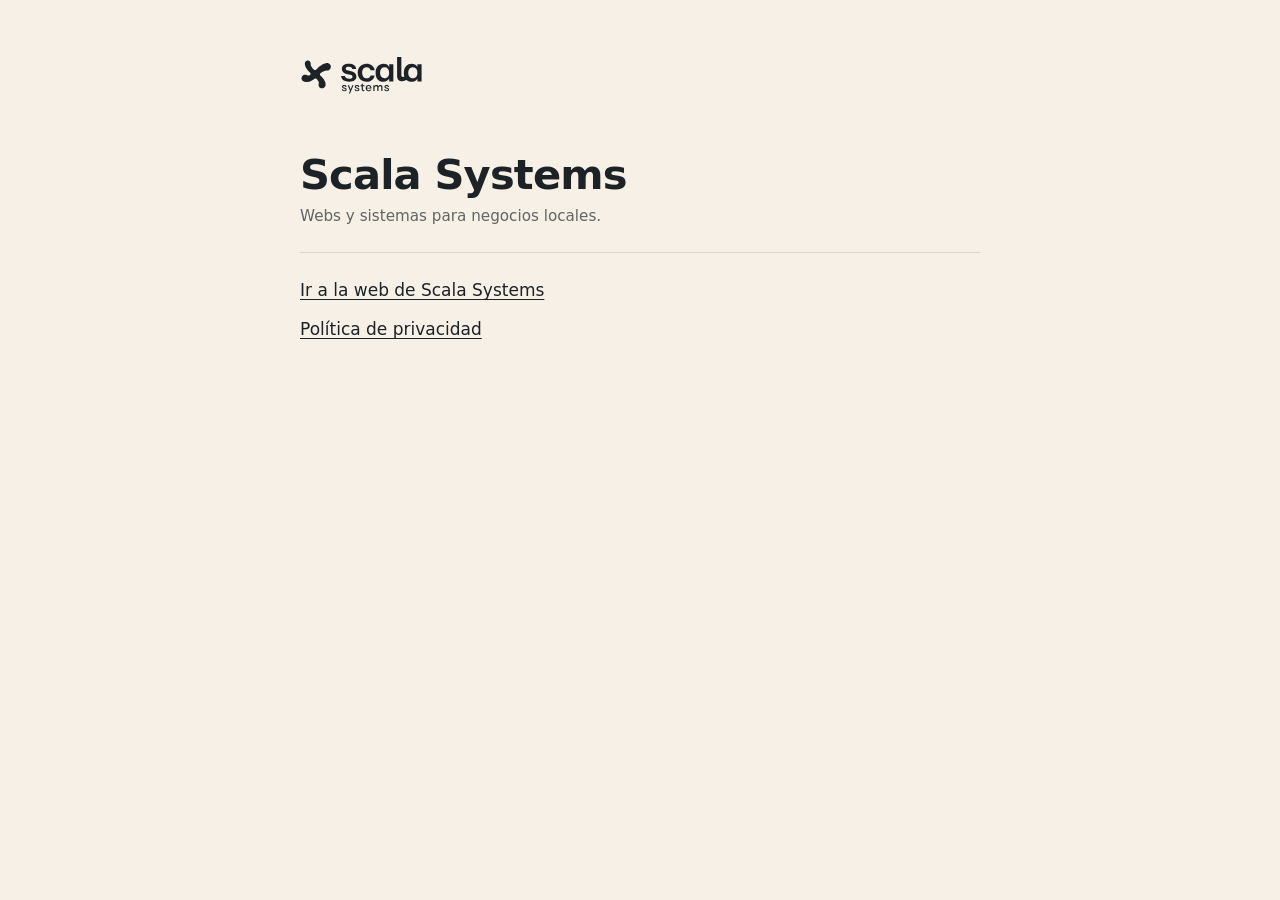
<file: index.html>
<!doctype html>
<html lang="es">
<head>
  <meta charset="utf-8">
  <meta name="viewport" content="width=device-width, initial-scale=1">
  <title>Scala Systems</title>
  <meta name="description" content="Páginas públicas de la plataforma de Scala Systems.">
  <link rel="icon" href="icono.svg" type="image/svg+xml">
  <link rel="stylesheet" href="estilos.css">
</head>
<body>
  <main>
    <a class="marca" href="https://scalasystems.es" aria-label="Scala Systems, ir a la web"><img src="logo.svg" alt="Scala Systems" width="125" height="40"></a>
    <header>
      <h1>Scala Systems</h1>
      <p class="tenue">Webs y sistemas para negocios locales.</p>
    </header>
    <section>
      <p><a href="https://scalasystems.es">Ir a la web de Scala Systems</a></p>
      <p><a href="privacidad/">Política de privacidad</a></p>
    </section>
  </main>
</body>
</html>
</file>
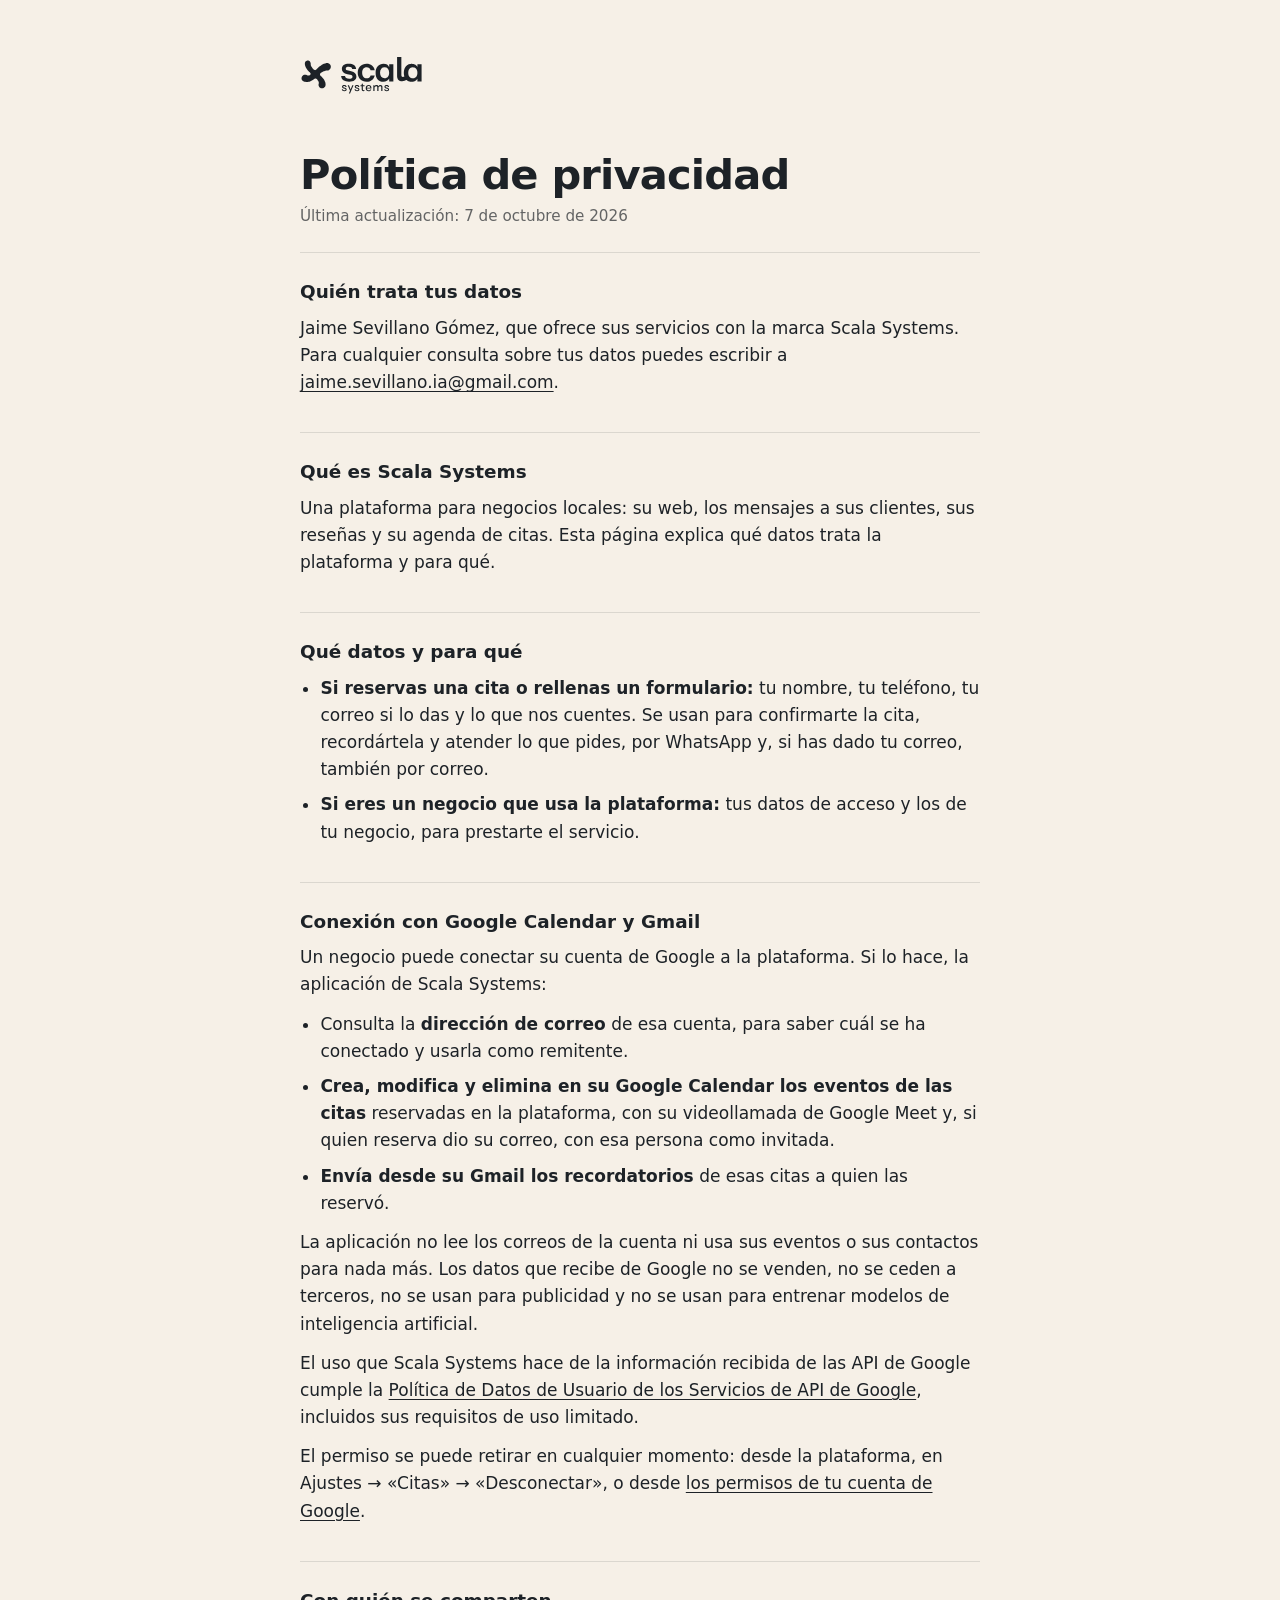
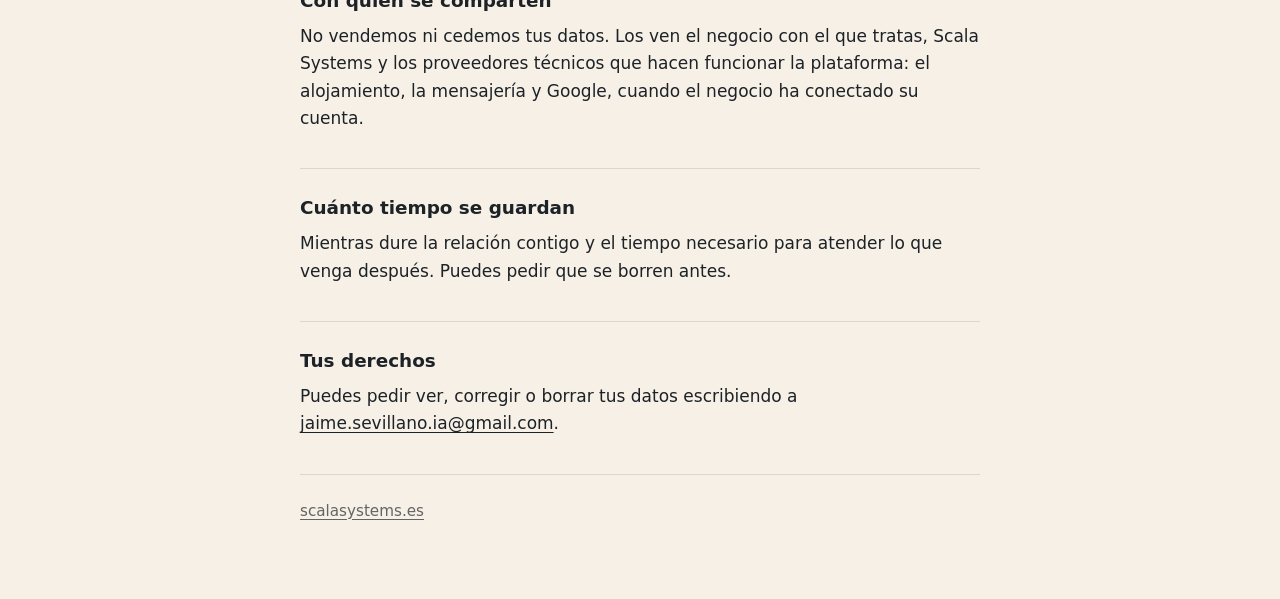
<file: privacidad/index.html>
<!doctype html>
<html lang="es">
<head>
  <meta charset="utf-8">
  <meta name="viewport" content="width=device-width, initial-scale=1">
  <title>Política de privacidad · Scala Systems</title>
  <meta name="description" content="Qué datos trata la plataforma de Scala Systems, para qué y cómo usa la conexión con Google Calendar y Gmail.">
  <link rel="icon" href="../icono.svg" type="image/svg+xml">
  <link rel="stylesheet" href="../estilos.css">
</head>
<body>
  <main>
    <a class="marca" href="https://scalasystems.es" aria-label="Scala Systems, ir a la web"><img src="../logo.svg" alt="Scala Systems" width="125" height="40"></a>

    <header>
      <h1>Política de privacidad</h1>
      <p class="tenue">Última actualización: 7 de octubre de 2026</p>
    </header>

    <section>
      <h2>Quién trata tus datos</h2>
      <p>Jaime Sevillano Gómez, que ofrece sus servicios con la marca Scala Systems. Para cualquier consulta sobre tus datos puedes escribir a <a href="mailto:jaime.sevillano.ia@gmail.com">jaime.sevillano.ia@gmail.com</a>.</p>
    </section>

    <section>
      <h2>Qué es Scala Systems</h2>
      <p>Una plataforma para negocios locales: su web, los mensajes a sus clientes, sus reseñas y su agenda de citas. Esta página explica qué datos trata la plataforma y para qué.</p>
    </section>

    <section>
      <h2>Qué datos y para qué</h2>
      <ul>
        <li><strong>Si reservas una cita o rellenas un formulario:</strong> tu nombre, tu teléfono, tu correo si lo das y lo que nos cuentes. Se usan para confirmarte la cita, recordártela y atender lo que pides, por WhatsApp y, si has dado tu correo, también por correo.</li>
        <li><strong>Si eres un negocio que usa la plataforma:</strong> tus datos de acceso y los de tu negocio, para prestarte el servicio.</li>
      </ul>
    </section>

    <section id="google">
      <h2>Conexión con Google Calendar y Gmail</h2>
      <p>Un negocio puede conectar su cuenta de Google a la plataforma. Si lo hace, la aplicación de Scala Systems:</p>
      <ul>
        <li>Consulta la <strong>dirección de correo</strong> de esa cuenta, para saber cuál se ha conectado y usarla como remitente.</li>
        <li><strong>Crea, modifica y elimina en su Google Calendar los eventos de las citas</strong> reservadas en la plataforma, con su videollamada de Google Meet y, si quien reserva dio su correo, con esa persona como invitada.</li>
        <li><strong>Envía desde su Gmail los recordatorios</strong> de esas citas a quien las reservó.</li>
      </ul>
      <p>La aplicación no lee los correos de la cuenta ni usa sus eventos o sus contactos para nada más. Los datos que recibe de Google no se venden, no se ceden a terceros, no se usan para publicidad y no se usan para entrenar modelos de inteligencia artificial.</p>
      <p>El uso que Scala Systems hace de la información recibida de las API de Google cumple la <a href="https://developers.google.com/terms/api-services-user-data-policy">Política de Datos de Usuario de los Servicios de API de Google</a>, incluidos sus requisitos de uso limitado.</p>
      <p>El permiso se puede retirar en cualquier momento: desde la plataforma, en Ajustes → «Citas» → «Desconectar», o desde <a href="https://myaccount.google.com/permissions">los permisos de tu cuenta de Google</a>.</p>
    </section>

    <section>
      <h2>Con quién se comparten</h2>
      <p>No vendemos ni cedemos tus datos. Los ven el negocio con el que tratas, Scala Systems y los proveedores técnicos que hacen funcionar la plataforma: el alojamiento, la mensajería y Google, cuando el negocio ha conectado su cuenta.</p>
    </section>

    <section>
      <h2>Cuánto tiempo se guardan</h2>
      <p>Mientras dure la relación contigo y el tiempo necesario para atender lo que venga después. Puedes pedir que se borren antes.</p>
    </section>

    <section>
      <h2>Tus derechos</h2>
      <p>Puedes pedir ver, corregir o borrar tus datos escribiendo a <a href="mailto:jaime.sevillano.ia@gmail.com">jaime.sevillano.ia@gmail.com</a>.</p>
    </section>

    <footer>
      <p class="tenue"><a href="https://scalasystems.es">scalasystems.es</a></p>
    </footer>
  </main>
</body>
</html>
</file>
<file: estilos.css>
/* Páginas públicas de Scala Systems fuera de la plataforma: los tonos de su identidad. */
:root { --crema: #f6f0e7; --papel: #fffdf9; --grafito: #1d2227; --coral: #eb513d; --tenue: rgb(29 34 39 / 68%); --linea: rgb(29 34 39 / 12%); }
* { box-sizing: border-box; }
body { margin: 0; background: var(--crema); color: var(--grafito); font: 17px/1.6 -apple-system, BlinkMacSystemFont, "Segoe UI", system-ui, sans-serif; }
main { width: min(100%, 720px); margin: 0 auto; padding: clamp(24px, 6vw, 56px) 20px 64px; }
.marca { display: inline-block; margin-bottom: clamp(28px, 6vw, 48px); }
.marca img { display: block; height: 40px; width: auto; }
header { margin-bottom: 8px; }
h1 { margin: 0 0 6px; font-size: clamp(1.9rem, 6vw, 2.6rem); line-height: 1.1; letter-spacing: -0.02em; }
h2 { margin: 0 0 8px; font-size: 1.15rem; }
p { margin: 0 0 12px; }
ul { margin: 0 0 12px; padding-left: 1.2em; }
li { margin-bottom: 8px; }
section { padding: 24px 0; border-top: 1px solid var(--linea); }
header + section { margin-top: 24px; }
a { color: inherit; text-underline-offset: 3px; }
a:hover { color: var(--coral); }
.tenue { color: var(--tenue); font-size: 0.95rem; }
footer { padding-top: 24px; border-top: 1px solid var(--linea); }
</file>
